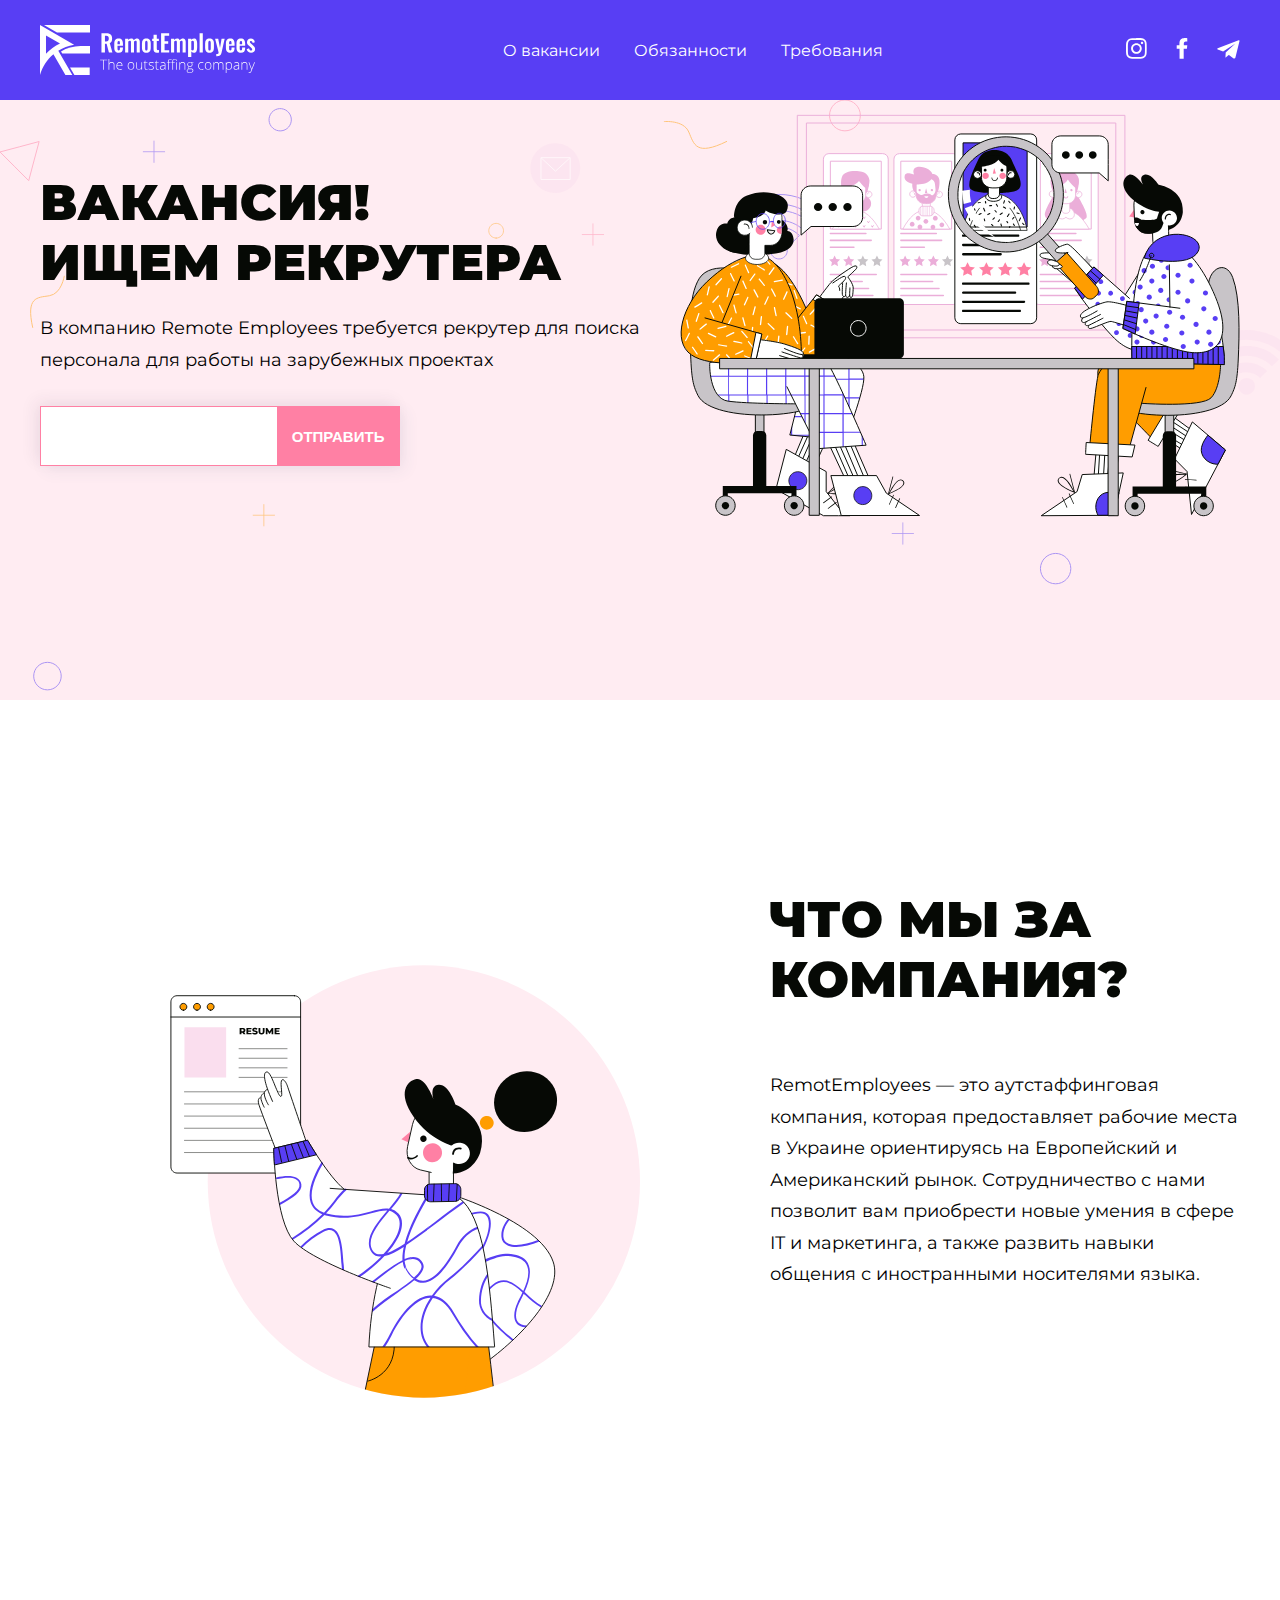
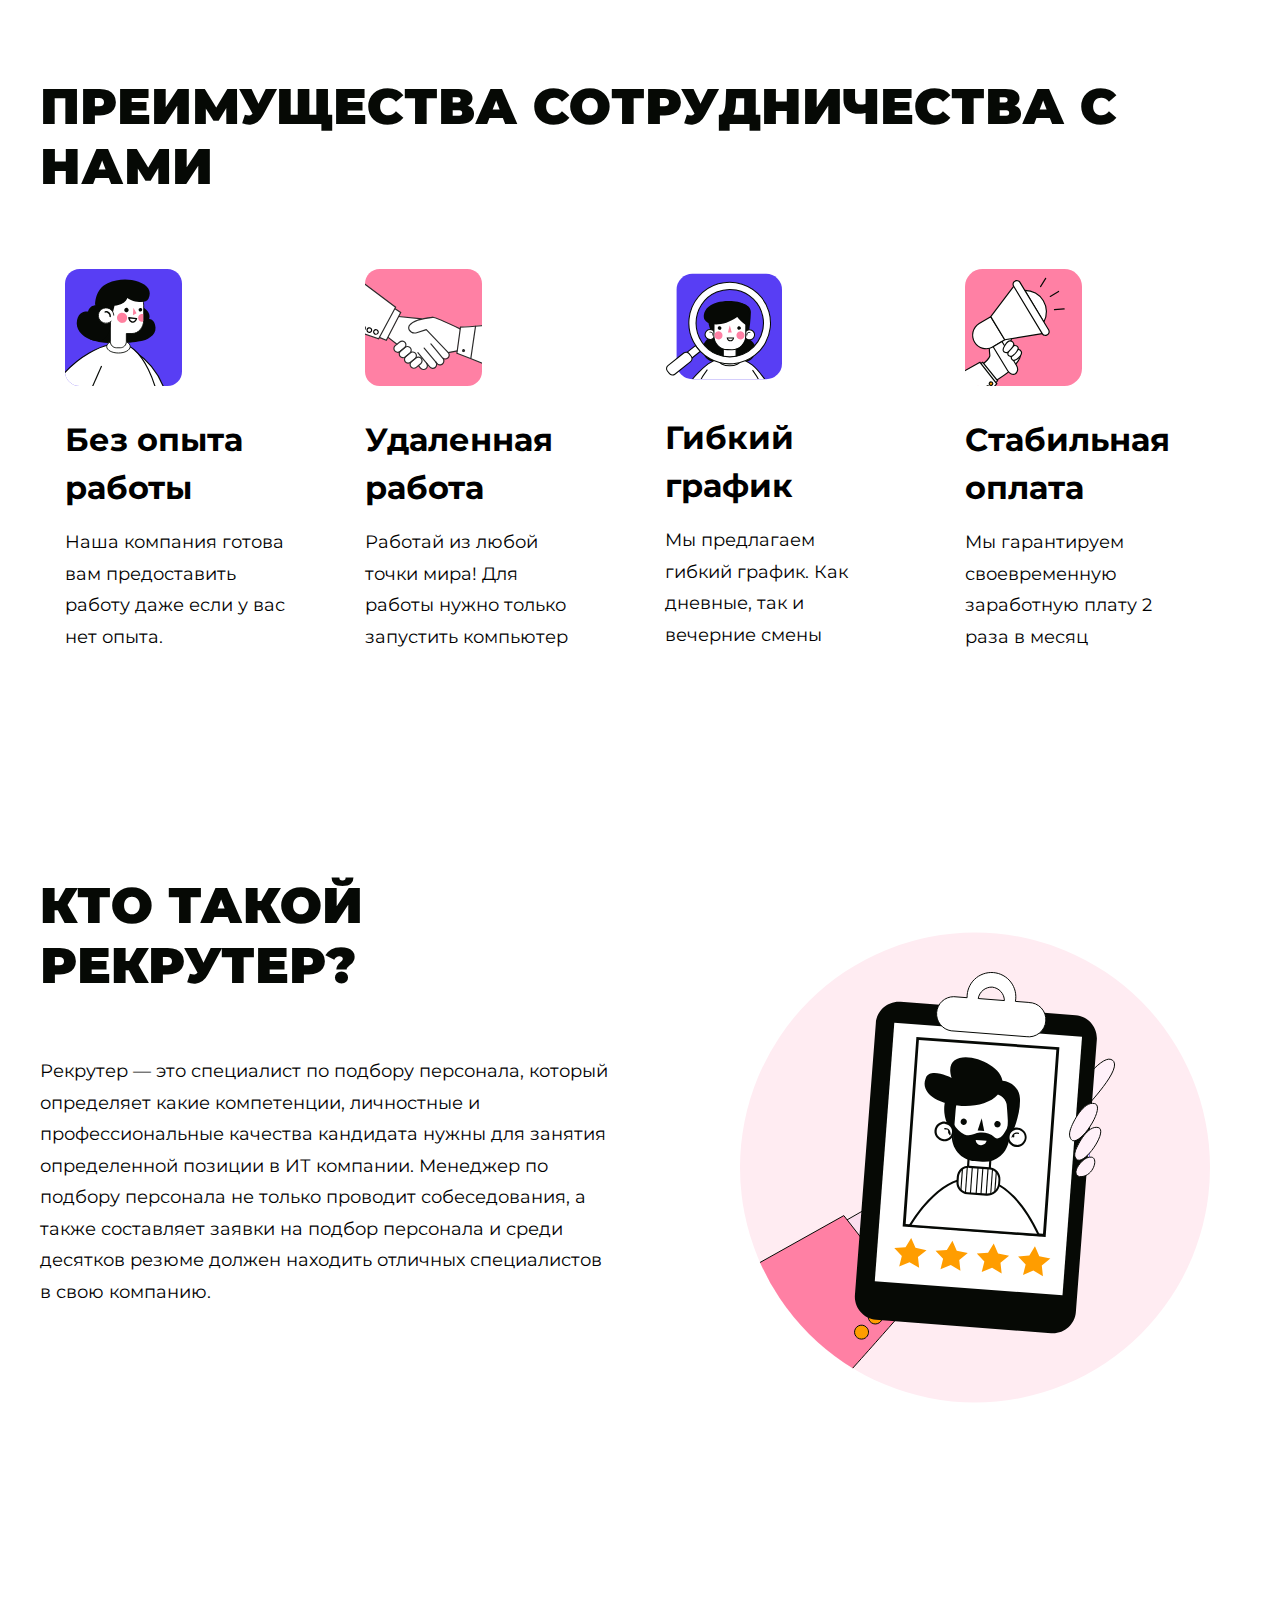
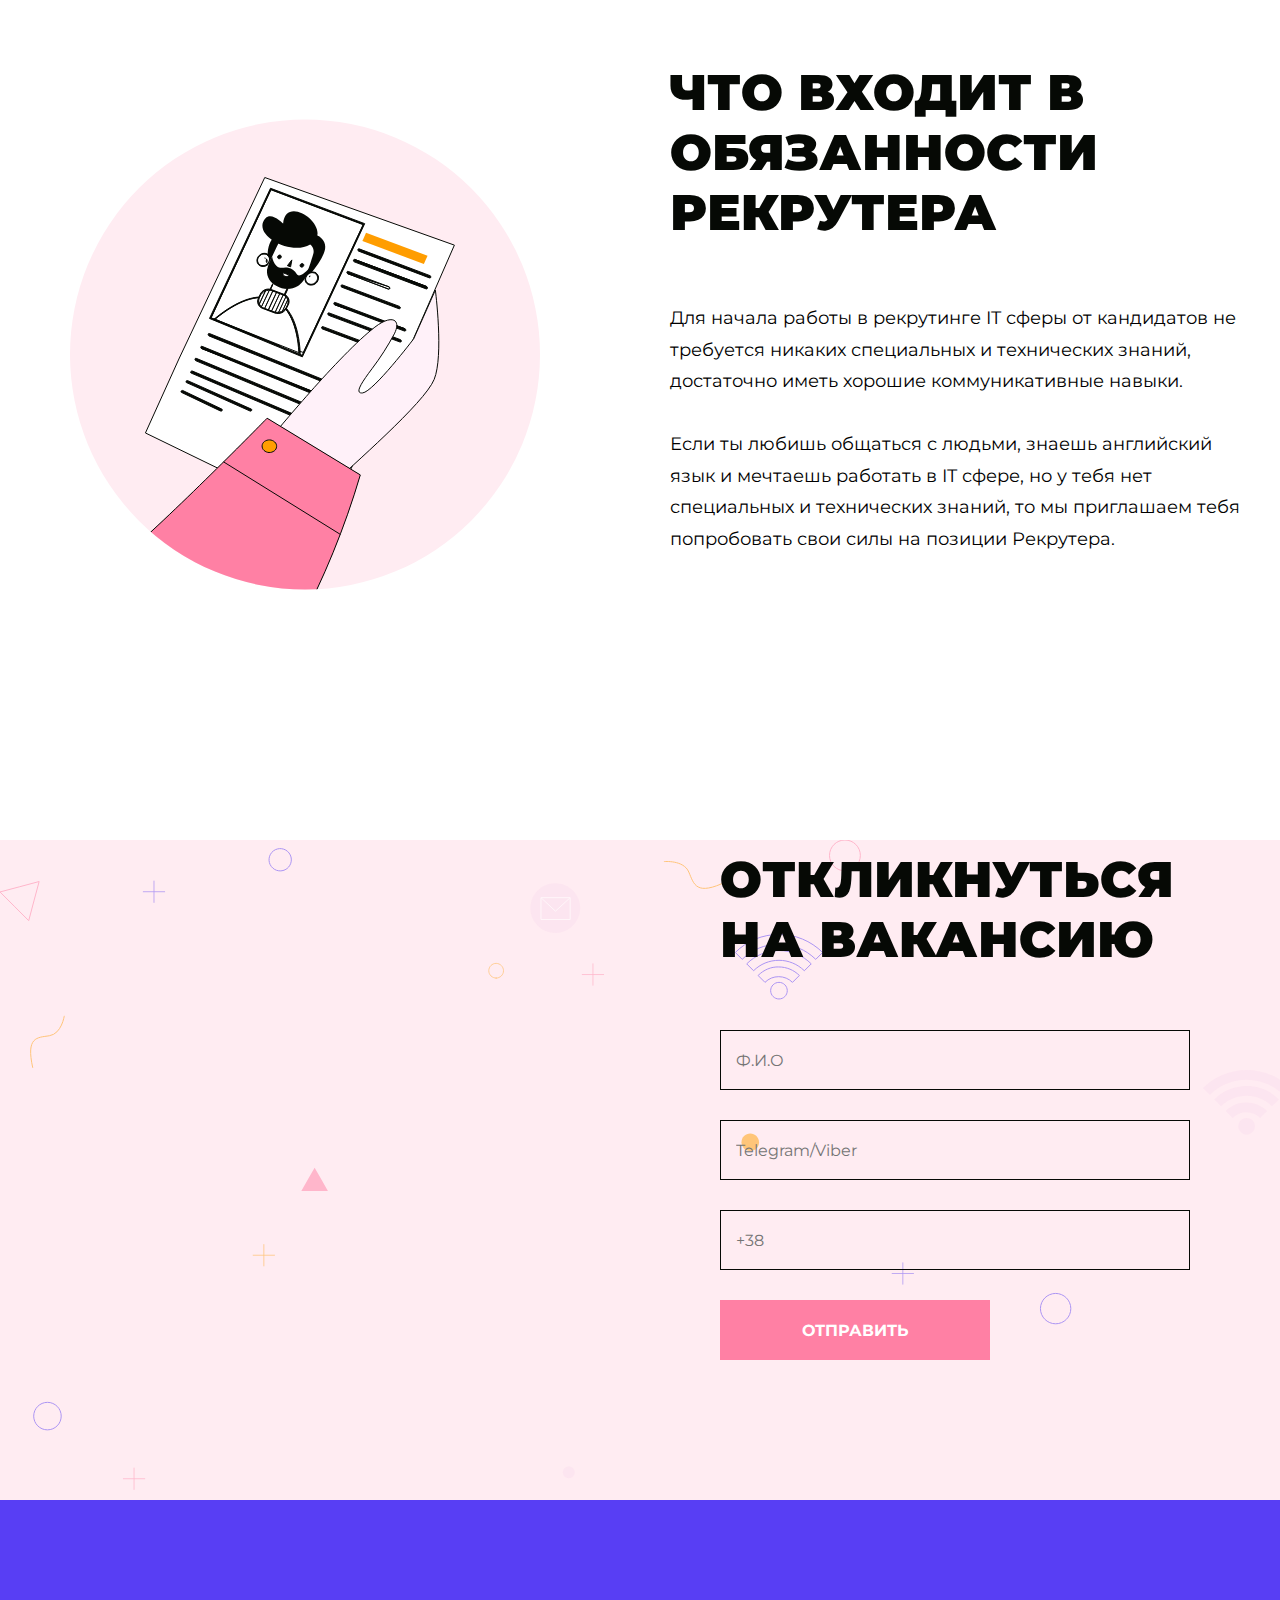
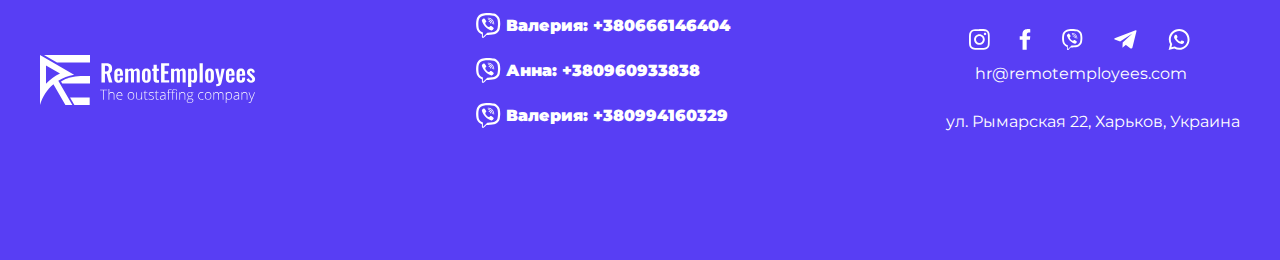
<file: index.html>
<!DOCTYPE html>
<html lang="ru">
<head>
    <meta charset="UTF-8">
    <meta http-equiv="X-UA-Compatible" content="IE=edge">
    <meta name="viewport" content="width=device-width, initial-scale=1.0">
    <title>Recruiter RemotEmployees</title>
    <link rel="stylesheet" href="style.css">
    <link rel="shortcut icon" href="/img/favicon.png" type="image/x-icon">
    <link rel="preconnect" href="https://fonts.gstatic.com">
    <link href="https://fonts.googleapis.com/css2?family=Montserrat:ital,wght@0,100;0,300;0,400;0,500;0,700;0,800;1,200;1,300;1,400;1,500;1,700&display=swap" rel="stylesheet">
</head>

<body>
    <script>
        let submitted = false;
    </script>
    <iframe
        name="hidden_iframe"
        id="hidden_iframe"
        style="display: none"
        onload="
              if (submitted) {
                window.location ='/thanks.html'}"></iframe>
    <header>
        <div class="container">
            <div class="navbar">
                <div class="logo">
                    <img src="/img/logo.svg" alt="" srcset="">
                </div>
                <div class="navbar-menu desktop">
                    
                        <a href="#advantages" onclick="smoothScroll()">О вакансии</a>
                        <a href="#who-is">Обязанности</a>
                        <a href="#req">Требования</a>
                   
                </div>
                <div class="navbar-menu mobile" id="navbarMenu">
                    
                        <a href="#advantages" onclick="mobileMenu()">О вакансии</a>
                        <a href="#who-is" onclick="mobileMenu()">Обязанности</a>
                        <a href="#req" onclick="mobileMenu()">Требования</a>
                   
                </div>
                <div class="navbar-social desktop">

                        <a href="https://www.instagram.com/remotemployees/" class="insta" target="_blank" rel="noopener noreferrer">
                            <svg width="21" height="21" viewBox="0 0 21 21" fill="none" xmlns="http://www.w3.org/2000/svg">
                                <path fill-rule="evenodd" clip-rule="evenodd" d="M10.1538 0.135383C7.58148 0.135383 7.17533 0.135384 6.09226 0.203075C5.00919 0.270767 4.19689 0.406151 3.58766 0.676919C2.91075 0.947686 2.30152 1.28614 1.75999 1.89537C1.15076 2.5046 0.812302 3.04613 0.541534 3.72305C0.270767 4.39997 0.135383 5.14458 0.0676914 6.22764C-3.88344e-07 7.31071 0 7.71686 0 10.4922C0 13.3353 -3.88344e-07 13.6737 0.0676914 14.7568C0.135383 15.8399 0.270767 16.6522 0.541534 17.2614C0.812302 17.9383 1.15076 18.5476 1.75999 19.0891C2.36921 19.6983 2.91075 20.0368 3.58766 20.3075C4.26458 20.5783 5.00919 20.7137 6.09226 20.7814C7.17533 20.8491 7.58148 20.8491 10.3568 20.8491C13.1999 20.8491 13.5384 20.8491 14.6214 20.7814C15.7045 20.7137 16.5168 20.5783 17.126 20.3075C17.8029 20.0368 18.4122 19.6983 18.9537 19.0891C19.5629 18.4799 19.9014 17.9383 20.1722 17.2614C20.4429 16.5845 20.5783 15.8399 20.646 14.7568C20.7137 13.6737 20.7137 13.3353 20.7137 10.6953V10.1538C20.7137 7.58148 20.7137 7.17533 20.646 6.09226C20.5783 5.00919 20.4429 4.19689 20.1722 3.58766C19.9014 2.91075 19.5629 2.30152 18.9537 1.75999C18.3445 1.15076 17.8029 0.812302 17.126 0.541534C16.4491 0.270767 15.7045 0.135384 14.6214 0.067692C13.5384 2.57215e-07 13.1999 0 10.5599 0H10.1538V0.135383ZM17.2614 4.9415C17.2614 5.61842 16.7199 6.15995 16.043 6.15995C15.366 6.15995 14.8245 5.61842 14.8245 4.9415C14.8245 4.26458 15.366 3.72305 16.043 3.72305C16.6522 3.72305 17.2614 4.26458 17.2614 4.9415ZM10.4245 13.9445C8.52917 13.9445 6.97225 12.3876 6.97225 10.4922C6.97225 8.59686 8.52917 7.03995 10.4245 7.03995C12.3199 7.03995 13.8768 8.59686 13.8768 10.4922C13.8768 12.3876 12.3199 13.9445 10.4245 13.9445ZM10.4245 5.14458C13.403 5.14458 15.7722 7.51379 15.7722 10.4922C15.7722 13.4707 13.403 15.8399 10.4245 15.8399C7.4461 15.8399 5.07688 13.4707 5.07688 10.4922C5.07688 7.51379 7.51379 5.14458 10.4245 5.14458ZM10.4245 1.96306C13.1999 1.96306 13.5384 1.96306 14.6214 2.03075C15.6368 2.09845 16.1783 2.23383 16.5845 2.36921C17.0583 2.57229 17.3968 2.77536 17.8029 3.11382C18.1414 3.45228 18.4122 3.79074 18.5476 4.33227C18.6829 4.67073 18.886 5.27996 18.886 6.29534C18.9537 7.3784 18.9537 7.71686 18.9537 10.4922C18.9537 13.2676 18.9537 13.606 18.886 14.6891C18.8183 15.7045 18.6829 16.246 18.5476 16.6522C18.3445 17.126 18.1414 17.4645 17.8029 17.8706C17.4645 18.2091 17.126 18.4799 16.5845 18.6152C16.246 18.7506 15.6368 18.9537 14.6214 18.9537C13.5384 19.0214 13.1999 19.0214 10.4245 19.0214C7.64917 19.0214 7.31071 19.0214 6.22764 18.9537C5.21227 18.886 4.67073 18.7506 4.26458 18.6152C3.79074 18.4122 3.45228 18.2091 3.04613 17.8706C2.70767 17.5322 2.4369 17.1937 2.30152 16.6522C2.16614 16.3137 1.96306 15.7045 1.96306 14.6891C1.89537 13.606 1.89537 13.2676 1.89537 10.4922C1.89537 7.71686 1.89537 7.3784 1.96306 6.29534C2.03075 5.27996 2.16614 4.73843 2.30152 4.33227C2.5046 3.85843 2.70767 3.51997 3.04613 3.11382C3.38459 2.77536 3.72305 2.5046 4.26458 2.36921C4.60304 2.23383 5.21227 2.03075 6.22764 2.03075C7.31071 1.96306 7.64917 1.96306 10.4245 1.96306Z"/>
                            </svg>
                        </a>
                        <a href="https://fb.com/remotemployees" class="facebook" target="_blank" rel="noopener noreferrer">
                            <svg width="12" height="21" viewBox="0 0 12 21" fill="none" xmlns="http://www.w3.org/2000/svg">
                                <path fill-rule="evenodd" clip-rule="evenodd" d="M10.9348 7.18479H7.82111V5.15409C8.02418 3.19109 11.2733 3.59723 11.2733 3.59723V3.46185V0.280434C11.1379 0.280434 4.91045 -1.20874 3.62435 3.52954C3.42128 4.13875 3.42128 6.84634 3.42128 7.18479H0.713688V10.84H3.55666V20.7904H7.68573V10.84H10.9348L11.2733 7.18479H10.9348Z"/>
                            </svg>
                        </a>
                        <a href="https://t.me/remotemployees" class="telegram" target="_blank" rel="noopener noreferrer">
                            <svg width="23" height="19" viewBox="0 0 23 19" fill="none" xmlns="http://www.w3.org/2000/svg">
                                <path d="M8.69167 12.5281L8.44489 17.6284L14.0387 12.8845L8.69167 12.5281Z" />
                                <path d="M21.6069 0.353219L0.712252 8.30526C0.108993 8.52463 0.136414 9.37468 0.739673 9.56662L6.11416 11.3764L18.3987 3.45177L8.69172 12.5281L16.2599 18.259C17.0551 18.8623 18.1793 18.451 18.4261 17.4912L22.5118 1.121C22.6489 0.600007 22.1279 0.161273 21.6069 0.353219Z"/>
                            </svg>
                        </a>
                    
                </div>
                <div class="mobile-burger" id="burger" onclick="mobileMenu()">
                    <span class="top"></span>
                    <span class="middle"></span>
                    <span class="bottom"></span>
                </div>

            </div>
        </div>
    </header>

    <section class="hero">
        <div class="wrap">
            <div class="container">
                <h1 class="mobile">вакансия! <br>
                    Ищем рекрутера</h1>
                <div class="flex">
                <div class="hero-text">
                    <h1 class="desktop">вакансия! <br>
                        Ищем рекрутера</h1>
                    <p>В компанию Remote Employees требуется рекрутер для поиска персонала для работы
                        на зарубежных проектах</p>
                    <form action="https://docs.google.com/forms/u/1/d/e/1FAIpQLSeqrv1N0Iz1X5HprwTKcv-hmuBFWPy8XQ4gOoTQoBNcDZn-aw/formResponse"
                        method="POST" 
                        role="form"
                        target="hidden_iframe"
                        onsubmit="submitted=true">
                        <input type="text" name="entry.84773266" id="heroInput" onclick="heroNumber()">
                        <button type="submit">
                            Отправить
                        </button>
                    </form>
                </div>
                <div class="hero-pic">
                    <img src="/img/hero-pic.svg" alt="">
                </div>
            </div>    
            </div>
    </div>
    </section>
    <div class="whitespace"></div>
    <section class="about-us">
        <div class="wrap">
            <div class="container">
                <h1 class="mobile">Что мы за компания?
                </h1>
                <div class="flex">
                    <div class="about-us-text">
                        <h1 class="desktop">Что мы за компания?
                        </h1>
                        <p>RemotEmployees — это аутстаффинговая компания, которая предоставляет рабочие места в Украине ориентируясь на Европейский
                            и Американский рынок. Сотрудничество с нами позволит вам приобрести новые умения в сфере IT и маркетинга, а также развить навыки общения с иностранными носителями языка.
                        </p>
                    </div>
                    <div class="pic">
                        <img src="/img/about.svg" alt="" loading="lazy">
                    </div>
                </div>
            </div>
        </div>
    </section>
    <div class="whitespace" id="advantages"></div>
    <section class="advantages">
        <div class="wrap">
            <div class="container">
                <h1>Преимущества сотрудничества с нами</h1>
                <div class="flex">
                    <div class="card">
                        <img src="/img/1_adv.svg" alt="" loading="lazy">
                        <h2>Без опыта
                            работы</h2>
                        <p>Наша компания готова вам предоставить работу даже если у вас нет опыта.</p>
                    </div>
                    <div class="card">
                        <img src="/img/2_adv.svg" alt="" loading="lazy">
                        <h2>Удаленная
                            работа</h2>
                        <p>Работай из любой точки мира! Для работы нужно только запустить компьютер</p>
                    </div>
                    <div class="card">
                        <img src="/img/3_adv.svg" alt="" loading="lazy">
                        <h2>Гибкий график</h2>
                        <p>Мы предлагаем гибкий график. Как  дневные, так и вечерние смены</p>
                    </div>
                    <div class="card">
                        <img src="/img/4_adv.svg" alt="" loading="lazy">
                        <h2>Стабильная оплата</h2>
                        <p>Мы гарантируем своевременную заработную плату
                            2 раза в месяц</p>
                    </div>
                    
            </div>
        </div>
    </section>
    <div class="whitespace" id="who-is"></div>
    <section class="who-is">
        <div class="wrap">
            <div class="container">
                <h1 class="mobile">Кто такой рекрутер?</h1>
                <div class="flex">
                    <div class="who-is-text">
                        <h1 class="desktop">Кто такой рекрутер?</h1>
                        <p>Рекрутер — это специалист по подбору персонала, который определяет какие компетенции, личностные
                            и профессиональные качества кандидата нужны для занятия определенной позиции в ИТ компании. Менеджер по подбору персонала
                            не только проводит собеседования,
                            а также составляет заявки на подбор персонала и среди десятков резюме должен находить отличных специалистов в свою компанию.
                            </p>
                    </div>
                    <div class="pic">
                        <img src="/img/who-is.svg" alt="" loading="lazy">
                    </div>
                </div>
            </div>
        </div>
    </section>
    <div class="whitespace" id="req"></div>
    <section class="req">
        <div class="wrap">
            <div class="container">
                <h1 class="mobile">что входит в Обязанности рекрутера</h1>
                <div class="flex">
                    <div class="who-is-text">
                        <h1 class="desktop">что входит в Обязанности рекрутера</h1>
                        <p>Для начала работы в рекрутинге IT сферы
                            от кандидатов не требуется никаких специальных и технических знаний, достаточно иметь хорошие коммуникативные навыки.
                        <br>
                        <br>
                        Если ты любишь общаться с людьми, знаешь английский язык и мечтаешь работать в IT сфере, но у тебя нет специальных  и технических знаний, то мы приглашаем тебя попробовать свои силы на позиции Рекрутера.
                    </p>
                    </div>
                    <div class="pic">
                        <img src="/img/req.svg" alt="" loading="lazy">
                    </div>
                </div>
            </div>
        </div>
    </section>
    <div class="whitespace"></div>
    <section class="contact-form">
        <div class="wrap">
            <div class="container">
                <h1 class="mobile"><span>Откликнуться </span> на вакансию</h1>
                <div class="flex">
                    <img src="/img/contact-form.svg" alt="" loading="lazy">
                    <div class="full-form">
                        <h1 class="desktop"><span>Откликнуться </span> на вакансию</h1>
                        <form action="https://docs.google.com/forms/u/1/d/e/1FAIpQLSeqrv1N0Iz1X5HprwTKcv-hmuBFWPy8XQ4gOoTQoBNcDZn-aw/formResponse"
                                method="POST" 
                                role="form"
                                target="hidden_iframe"
                                onsubmit="submitted=true">
                            <input type="text" placeholder="Ф.И.О" name="entry.538969021" required>
                            <input type="text" placeholder="Telegram/Viber" name="entry.1501285026" required>
                            <input type="tel" placeholder="+38" name="entry.84773266" required>
                            <input type="submit" value="Отправить">
                        </form>
                    </div>
                </div>
        
            </div>
        </div> 
    </section>

    <footer>
        <div class="container">
            <div class="footer">
                <div class="logo">
                    <img src="/img/logo.svg" alt="" srcset="" loading="lazy">
                </div>
                <div class="footer-hr" >
                    <a href="viber://chat/?number=380666146404" target="_blank" rel="noopener noreferrer"><img src="/img/viber.svg" alt=""><span>Валерия: 
                        +380666146404</span></a>        
                    <a href="viber://chat/?number=380960933838" target="_blank" rel="noopener noreferrer"><img src="/img/viber.svg" alt=""><span>Анна: 
                        +380960933838</span></a>        
                    <a href="viber://chat/?number=380994160329" target="_blank" rel="noopener noreferrer"><img src="/img/viber.svg" alt=""><span>Валерия: +380994160329</span></a>        
                </div>
                <div class="footer-social">
                    <a href="https://www.instagram.com/remotemployees/" class="insta" class="footer-social" target="_blank" rel="noopener noreferrer">
                        <svg width="21" height="21" viewBox="0 0 21 21" fill="none" xmlns="http://www.w3.org/2000/svg">
                            <path fill-rule="evenodd" clip-rule="evenodd" d="M10.1538 0.135383C7.58148 0.135383 7.17533 0.135384 6.09226 0.203075C5.00919 0.270767 4.19689 0.406151 3.58766 0.676919C2.91075 0.947686 2.30152 1.28614 1.75999 1.89537C1.15076 2.5046 0.812302 3.04613 0.541534 3.72305C0.270767 4.39997 0.135383 5.14458 0.0676914 6.22764C-3.88344e-07 7.31071 0 7.71686 0 10.4922C0 13.3353 -3.88344e-07 13.6737 0.0676914 14.7568C0.135383 15.8399 0.270767 16.6522 0.541534 17.2614C0.812302 17.9383 1.15076 18.5476 1.75999 19.0891C2.36921 19.6983 2.91075 20.0368 3.58766 20.3075C4.26458 20.5783 5.00919 20.7137 6.09226 20.7814C7.17533 20.8491 7.58148 20.8491 10.3568 20.8491C13.1999 20.8491 13.5384 20.8491 14.6214 20.7814C15.7045 20.7137 16.5168 20.5783 17.126 20.3075C17.8029 20.0368 18.4122 19.6983 18.9537 19.0891C19.5629 18.4799 19.9014 17.9383 20.1722 17.2614C20.4429 16.5845 20.5783 15.8399 20.646 14.7568C20.7137 13.6737 20.7137 13.3353 20.7137 10.6953V10.1538C20.7137 7.58148 20.7137 7.17533 20.646 6.09226C20.5783 5.00919 20.4429 4.19689 20.1722 3.58766C19.9014 2.91075 19.5629 2.30152 18.9537 1.75999C18.3445 1.15076 17.8029 0.812302 17.126 0.541534C16.4491 0.270767 15.7045 0.135384 14.6214 0.067692C13.5384 2.57215e-07 13.1999 0 10.5599 0H10.1538V0.135383ZM17.2614 4.9415C17.2614 5.61842 16.7199 6.15995 16.043 6.15995C15.366 6.15995 14.8245 5.61842 14.8245 4.9415C14.8245 4.26458 15.366 3.72305 16.043 3.72305C16.6522 3.72305 17.2614 4.26458 17.2614 4.9415ZM10.4245 13.9445C8.52917 13.9445 6.97225 12.3876 6.97225 10.4922C6.97225 8.59686 8.52917 7.03995 10.4245 7.03995C12.3199 7.03995 13.8768 8.59686 13.8768 10.4922C13.8768 12.3876 12.3199 13.9445 10.4245 13.9445ZM10.4245 5.14458C13.403 5.14458 15.7722 7.51379 15.7722 10.4922C15.7722 13.4707 13.403 15.8399 10.4245 15.8399C7.4461 15.8399 5.07688 13.4707 5.07688 10.4922C5.07688 7.51379 7.51379 5.14458 10.4245 5.14458ZM10.4245 1.96306C13.1999 1.96306 13.5384 1.96306 14.6214 2.03075C15.6368 2.09845 16.1783 2.23383 16.5845 2.36921C17.0583 2.57229 17.3968 2.77536 17.8029 3.11382C18.1414 3.45228 18.4122 3.79074 18.5476 4.33227C18.6829 4.67073 18.886 5.27996 18.886 6.29534C18.9537 7.3784 18.9537 7.71686 18.9537 10.4922C18.9537 13.2676 18.9537 13.606 18.886 14.6891C18.8183 15.7045 18.6829 16.246 18.5476 16.6522C18.3445 17.126 18.1414 17.4645 17.8029 17.8706C17.4645 18.2091 17.126 18.4799 16.5845 18.6152C16.246 18.7506 15.6368 18.9537 14.6214 18.9537C13.5384 19.0214 13.1999 19.0214 10.4245 19.0214C7.64917 19.0214 7.31071 19.0214 6.22764 18.9537C5.21227 18.886 4.67073 18.7506 4.26458 18.6152C3.79074 18.4122 3.45228 18.2091 3.04613 17.8706C2.70767 17.5322 2.4369 17.1937 2.30152 16.6522C2.16614 16.3137 1.96306 15.7045 1.96306 14.6891C1.89537 13.606 1.89537 13.2676 1.89537 10.4922C1.89537 7.71686 1.89537 7.3784 1.96306 6.29534C2.03075 5.27996 2.16614 4.73843 2.30152 4.33227C2.5046 3.85843 2.70767 3.51997 3.04613 3.11382C3.38459 2.77536 3.72305 2.5046 4.26458 2.36921C4.60304 2.23383 5.21227 2.03075 6.22764 2.03075C7.31071 1.96306 7.64917 1.96306 10.4245 1.96306Z"/>
                        </svg>
                    </a>
                    <a href="https://fb.com/remotemployees" class="facebook" target="_blank" rel="noopener noreferrer">
                        <svg width="12" height="21" viewBox="0 0 12 21" fill="none" xmlns="http://www.w3.org/2000/svg">
                            <path fill-rule="evenodd" clip-rule="evenodd" d="M10.9348 7.18479H7.82111V5.15409C8.02418 3.19109 11.2733 3.59723 11.2733 3.59723V3.46185V0.280434C11.1379 0.280434 4.91045 -1.20874 3.62435 3.52954C3.42128 4.13875 3.42128 6.84634 3.42128 7.18479H0.713688V10.84H3.55666V20.7904H7.68573V10.84H10.9348L11.2733 7.18479H10.9348Z"/>
                        </svg>
                    </a>
                        <a href="viber://chat/?number=380666146404" class="viber" target="_blank" rel="noopener noreferrer">
                            <svg width="25" height="21" viewBox="0 0 25 25" fill="none" xmlns="http://www.w3.org/2000/svg">
                                <path d="M5.93325 22.578C5.93325 22.1599 6.07262 21.707 5.89841 21.3934C5.7242 21.1146 5.2364 21.0101 4.88798 20.8359C3.04132 19.8603 1.61277 18.4666 0.881073 16.5154C0.56749 15.7489 0.462961 14.8778 0.323591 14.0416C0.18422 13.2054 0.149378 12.3691 0.114535 11.5329C0.0448497 9.7211 0.253906 7.90928 0.637174 6.1323C0.84623 5.12187 1.36887 4.2508 1.99604 3.48426C2.97163 2.26477 4.15628 1.25434 5.65451 0.766538C6.52558 0.487797 7.43149 0.348427 8.3374 0.243899C9.55689 0.104528 10.8112 0 12.0307 0C13.2502 0 14.4697 0.104528 15.6892 0.209056C16.4906 0.278741 17.292 0.418112 18.0933 0.592325C19.487 0.905909 20.6368 1.70729 21.6473 2.68288C22.6229 3.62363 23.4243 4.7386 23.703 6.09746C24.1211 8.08349 24.365 10.0695 24.1908 12.0904C24.0863 13.3099 23.9469 14.4945 23.7378 15.714C23.4939 17.1077 22.7274 18.1879 21.7518 19.1635C20.7414 20.2087 19.5916 21.045 18.1282 21.3585C17.0132 21.6024 15.8634 21.707 14.7484 21.8463C14.1561 21.916 13.5289 21.9509 12.9018 21.9509C12.2049 21.9509 11.4732 21.916 10.7764 21.916C10.6022 21.916 10.3583 22.0205 10.2189 22.1599C9.41752 22.9613 8.68582 23.7627 7.91929 24.5641C7.3618 25.1215 6.59527 25.1564 6.17715 24.5989C6.00294 24.355 5.93325 24.0066 5.89841 23.7278C5.89841 23.3097 5.93325 22.9613 5.93325 22.578ZM6.90885 21.4979C6.90885 21.8463 6.90885 22.1948 6.90885 22.5432C6.90885 22.8916 6.90885 23.24 6.90885 23.5885C6.90885 23.693 6.97853 23.8324 7.04822 23.8672C7.1179 23.902 7.25728 23.7975 7.32696 23.7278C7.39665 23.693 7.43149 23.6233 7.50117 23.5536C8.68582 22.3341 9.83563 21.1495 11.0203 19.9648C11.1596 19.8255 11.3687 19.7209 11.5778 19.7209C13.2502 19.7209 14.9227 19.5816 16.5951 19.3725C17.5707 19.2331 18.4766 18.9892 19.278 18.3621C20.3233 17.5258 21.2989 16.6199 21.5428 15.2611C21.7867 13.9719 21.926 12.6479 21.9957 11.3239C22.0306 10.2437 21.8912 9.12877 21.7867 8.04865C21.6821 6.89884 21.4034 5.78388 20.5672 4.84313C19.7309 3.90238 18.7902 3.03131 17.501 2.78741C16.2467 2.54351 14.9923 2.40414 13.7032 2.33446C11.6126 2.22993 9.4872 2.29961 7.43149 2.68288C5.20156 3.06615 3.66848 4.35533 2.90195 6.44589C2.55352 7.38664 2.48383 8.43192 2.41415 9.44235C2.34446 10.7315 2.37931 12.0556 2.48383 13.3447C2.51868 14.1113 2.6232 14.9126 2.90195 15.6443C3.52911 17.3516 4.78345 18.4666 6.45589 19.1286C6.76948 19.268 6.90885 19.4073 6.90885 19.7558C6.87401 20.2784 6.90885 20.9056 6.90885 21.4979Z" />
                                <path d="M13.1456 14.0763C13.285 14.0066 13.4592 13.9369 13.5986 13.8324C13.7728 13.693 13.8773 13.484 14.0515 13.3446C14.4 12.9962 14.8181 12.8568 15.2362 13.1007C16.0027 13.6233 16.7693 14.146 17.501 14.7383C17.7797 14.9474 17.8842 15.2609 17.71 15.6094C17.3267 16.4804 16.7693 17.1773 15.7937 17.456C15.6543 17.4909 15.5149 17.4909 15.3756 17.456C12.1352 16.3062 9.41746 14.4944 7.60564 11.4979C6.97848 10.4875 6.52552 9.37254 6.00288 8.29242C5.72414 7.76978 5.82867 7.28198 6.14225 6.79419C6.52552 6.2367 7.01332 5.81859 7.60564 5.53985C7.95407 5.36564 8.33734 5.40048 8.58124 5.71406C9.13872 6.41092 9.66136 7.14261 10.1492 7.90915C10.4976 8.46663 10.3234 8.91959 9.83557 9.3377C9.73105 9.40738 9.66136 9.47707 9.55683 9.54675C9.24325 9.79065 9.17356 10.1042 9.31293 10.4527C9.90526 12.0903 10.9854 13.3098 12.6578 13.9369C12.7972 14.0066 12.9366 14.0066 13.1456 14.0763Z"/>
                                <path d="M18.1633 10.8709C18.1633 10.9754 18.233 11.1148 18.1981 11.2193C18.1285 11.3587 18.0239 11.5677 17.8846 11.6026C17.78 11.6374 17.5361 11.4284 17.5013 11.3239C17.3968 10.9754 17.3968 10.627 17.3619 10.2786C17.2226 8.22286 15.6546 6.27167 13.6686 5.78387C13.2505 5.67935 12.7975 5.6445 12.3446 5.57482C12.2401 5.57482 12.1704 5.53998 12.0658 5.53998C11.8219 5.50513 11.6477 5.43545 11.6477 5.15671C11.6826 4.84312 11.9265 4.77344 12.1704 4.77344C14.8533 4.87797 17.1529 6.41104 17.9194 9.16361C18.0588 9.72109 18.1285 10.3134 18.1981 10.8709C18.1981 10.8361 18.1981 10.8709 18.1633 10.8709Z"/>
                                <path d="M16.6647 10.4873C16.6298 10.557 16.6647 10.6964 16.595 10.7661C16.4905 10.8706 16.3511 11.01 16.2117 11.01C16.1072 11.01 15.933 10.8358 15.933 10.7312C15.8285 10.348 15.8285 9.89501 15.7239 9.51174C15.3755 8.18772 14.2605 7.28182 12.8668 7.14244C12.7275 7.14244 12.6229 7.1076 12.4836 7.07276C12.2745 7.03792 12.1351 6.89855 12.17 6.68949C12.2048 6.44559 12.379 6.34106 12.5881 6.34106C14.6438 6.48043 16.3859 7.76961 16.6298 10.0344C16.6298 10.1389 16.6647 10.3131 16.6647 10.4873Z"/>
                                <path d="M13.0759 7.90918C14.2606 7.94402 15.1665 8.95446 15.0968 10.0694C15.0968 10.3133 14.9923 10.5224 14.7484 10.4875C14.609 10.4527 14.4696 10.2785 14.3303 10.1391C14.2954 10.1043 14.3303 10.0346 14.3303 9.99974C14.1561 9.09383 13.9122 8.84993 12.9714 8.67572C12.7275 8.64088 12.5533 8.5015 12.5533 8.25761C12.5881 8.01371 12.7624 7.90918 13.0063 7.90918C13.0759 7.90918 13.1108 7.90918 13.0759 7.90918Z" />
                            </svg>      
                        </a>
                        <a href="https://t.me/remotemployees" class="telegram" target="_blank" rel="noopener noreferrer">
                            <svg width="23" height="21" viewBox="0 0 23 19" fill="none" xmlns="http://www.w3.org/2000/svg">
                                <path d="M8.69167 12.5281L8.44489 17.6284L14.0387 12.8845L8.69167 12.5281Z" />
                                <path d="M21.6069 0.353219L0.712252 8.30526C0.108993 8.52463 0.136414 9.37468 0.739673 9.56662L6.11416 11.3764L18.3987 3.45177L8.69172 12.5281L16.2599 18.259C17.0551 18.8623 18.1793 18.451 18.4261 17.4912L22.5118 1.121C22.6489 0.600007 22.1279 0.161273 21.6069 0.353219Z"/>
                            </svg>
                        </a>
                        <a href="https://wa.me/380666146404" class="whatsapp" target="_blank" rel="noopener noreferrer">
                            <svg width="26" height="21" viewBox="0 0 26 25" fill="none" xmlns="http://www.w3.org/2000/svg">
                                <path d="M0.663757 25L2.42598 18.291C1.43913 16.4548 0.875224 14.4068 0.875224 12.3588C0.875224 5.50847 6.44384 0 13.2108 0C19.9777 0 25.5463 5.50847 25.5463 12.3588C25.5463 19.1384 20.0482 24.7175 13.2108 24.7175C11.1666 24.7175 9.19291 24.2232 7.3602 23.2345L0.663757 25ZM7.71264 20.6921L8.13558 20.9746C9.68633 21.8927 11.4486 22.387 13.2108 22.387C18.7089 22.387 23.2202 17.8672 23.2202 12.3588C23.2202 6.85028 18.7089 2.33051 13.2108 2.33051C7.71264 2.33051 3.20136 6.85028 3.20136 12.3588C3.20136 14.1949 3.69478 15.9605 4.68162 17.5141L4.96358 17.9379L3.97673 21.6808L7.71264 20.6921Z"/>
                                <path fill-rule="evenodd" clip-rule="evenodd" d="M17.7925 14.0536C17.299 13.7711 16.5941 13.418 16.0302 13.6299C15.5368 13.8418 15.2549 14.548 14.9729 14.9011C14.8319 15.1129 14.6205 15.1129 14.409 15.0423C12.7173 14.3361 11.378 13.2062 10.3911 11.6525C10.2501 11.4406 10.2501 11.2288 10.4616 11.0169C10.7436 10.6638 11.096 10.3107 11.1665 9.81633C11.237 9.3926 11.0255 8.82763 10.8141 8.4039C10.6026 7.90955 10.3206 7.13271 9.75672 6.85023C9.2633 6.56774 8.6289 6.70898 8.20597 7.06209C7.50108 7.62706 7.14864 8.61576 7.14864 9.53384C7.14864 9.81633 7.21912 10.0282 7.21912 10.3107C7.3601 10.9463 7.64206 11.5112 7.9945 12.0056C8.20597 12.4293 8.48792 12.7824 8.76988 13.2062C9.68623 14.4773 10.8141 15.5367 12.1533 16.3841C12.7877 16.8079 13.5631 17.161 14.268 17.3728C15.1139 17.6553 15.8188 17.9378 16.7351 17.7966C17.6515 17.5847 18.5678 17.0197 18.9908 16.1016C19.1317 15.8192 19.1317 15.5367 19.0613 15.2542C19.0613 14.6892 18.2859 14.3361 17.7925 14.0536Z"/>
                            </svg>
                        </a>
                        <div class="footer-mail">
                            <a href="mailto:hr@remotemployees.com<" target="_blank" rel="noopener noreferrer"
                            >hr@remotemployees.com</a>
                            <br>
                            <a href="https://goo.gl/maps/ds5XpzKFBqFK2Kwg9" target="_blank" rel="noopener noreferrer"
                            >ул. Рымарская 22, Харьков, Украина</a>
                        </div>
                </div>
                
            </div>
        </div>
    </footer>
   
</body>
<script src="script.js"></script>
</html>
</file>
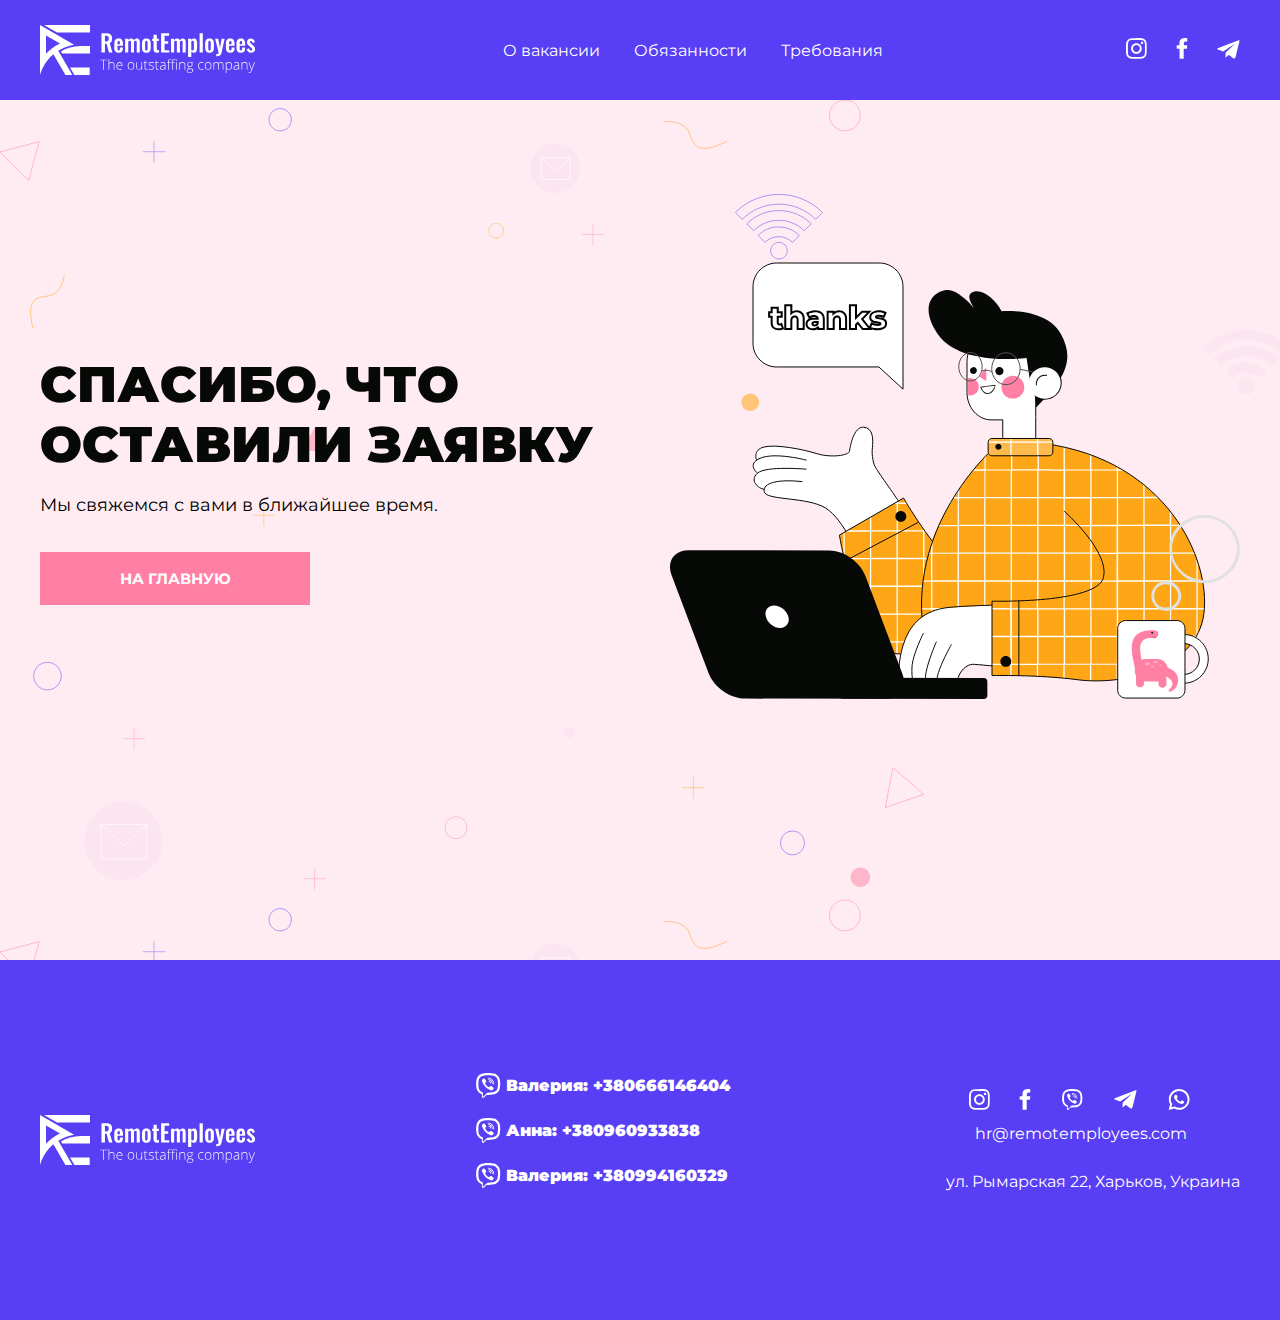
<file: thanks.html>
<html lang="ru">
<head>
    <meta charset="UTF-8">
    <meta http-equiv="X-UA-Compatible" content="IE=edge">
    <meta name="viewport" content="width=device-width, initial-scale=1.0">
    <link rel="shortcut icon" href="/img/favicon.png" type="image/x-icon">
    <title>Thank you</title>
    <link rel="stylesheet" href="style.css">
    <link rel="preconnect" href="https://fonts.gstatic.com">
    <link href="https://fonts.googleapis.com/css2?family=Montserrat:ital,wght@0,100;0,300;0,400;0,500;0,700;0,800;1,200;1,300;1,400;1,500;1,700&display=swap" rel="stylesheet">

</head>
<body>
    <header>
        <div class="container">
            <div class="navbar">
                <div class="logo">
                    <img src="/img/logo.svg" alt="" srcset="">
                </div>
                <div class="navbar-menu desktop">
                        <a href="#advantages" onclick="smoothScroll()">О вакансии</a>
                        <a href="#who-is">Обязанности</a>
                        <a href="#req">Требования</a>
                </div>
                <div class="navbar-menu mobile" id="navbarMenu">
                    
                        <a href="#advantages" onclick="mobileMenu()">О вакансии</a>
                        <a href="#who-is" onclick="mobileMenu()">Обязанности</a>
                        <a href="#req" onclick="mobileMenu()">Требования</a>
                
                </div>
                <div class="navbar-social desktop">

                        <a href="https://www.instagram.com/remotemployees/" class="insta" target="_blank" rel="noopener noreferrer">
                            <svg width="21" height="21" viewBox="0 0 21 21" fill="none" xmlns="http://www.w3.org/2000/svg">
                                <path fill-rule="evenodd" clip-rule="evenodd" d="M10.1538 0.135383C7.58148 0.135383 7.17533 0.135384 6.09226 0.203075C5.00919 0.270767 4.19689 0.406151 3.58766 0.676919C2.91075 0.947686 2.30152 1.28614 1.75999 1.89537C1.15076 2.5046 0.812302 3.04613 0.541534 3.72305C0.270767 4.39997 0.135383 5.14458 0.0676914 6.22764C-3.88344e-07 7.31071 0 7.71686 0 10.4922C0 13.3353 -3.88344e-07 13.6737 0.0676914 14.7568C0.135383 15.8399 0.270767 16.6522 0.541534 17.2614C0.812302 17.9383 1.15076 18.5476 1.75999 19.0891C2.36921 19.6983 2.91075 20.0368 3.58766 20.3075C4.26458 20.5783 5.00919 20.7137 6.09226 20.7814C7.17533 20.8491 7.58148 20.8491 10.3568 20.8491C13.1999 20.8491 13.5384 20.8491 14.6214 20.7814C15.7045 20.7137 16.5168 20.5783 17.126 20.3075C17.8029 20.0368 18.4122 19.6983 18.9537 19.0891C19.5629 18.4799 19.9014 17.9383 20.1722 17.2614C20.4429 16.5845 20.5783 15.8399 20.646 14.7568C20.7137 13.6737 20.7137 13.3353 20.7137 10.6953V10.1538C20.7137 7.58148 20.7137 7.17533 20.646 6.09226C20.5783 5.00919 20.4429 4.19689 20.1722 3.58766C19.9014 2.91075 19.5629 2.30152 18.9537 1.75999C18.3445 1.15076 17.8029 0.812302 17.126 0.541534C16.4491 0.270767 15.7045 0.135384 14.6214 0.067692C13.5384 2.57215e-07 13.1999 0 10.5599 0H10.1538V0.135383ZM17.2614 4.9415C17.2614 5.61842 16.7199 6.15995 16.043 6.15995C15.366 6.15995 14.8245 5.61842 14.8245 4.9415C14.8245 4.26458 15.366 3.72305 16.043 3.72305C16.6522 3.72305 17.2614 4.26458 17.2614 4.9415ZM10.4245 13.9445C8.52917 13.9445 6.97225 12.3876 6.97225 10.4922C6.97225 8.59686 8.52917 7.03995 10.4245 7.03995C12.3199 7.03995 13.8768 8.59686 13.8768 10.4922C13.8768 12.3876 12.3199 13.9445 10.4245 13.9445ZM10.4245 5.14458C13.403 5.14458 15.7722 7.51379 15.7722 10.4922C15.7722 13.4707 13.403 15.8399 10.4245 15.8399C7.4461 15.8399 5.07688 13.4707 5.07688 10.4922C5.07688 7.51379 7.51379 5.14458 10.4245 5.14458ZM10.4245 1.96306C13.1999 1.96306 13.5384 1.96306 14.6214 2.03075C15.6368 2.09845 16.1783 2.23383 16.5845 2.36921C17.0583 2.57229 17.3968 2.77536 17.8029 3.11382C18.1414 3.45228 18.4122 3.79074 18.5476 4.33227C18.6829 4.67073 18.886 5.27996 18.886 6.29534C18.9537 7.3784 18.9537 7.71686 18.9537 10.4922C18.9537 13.2676 18.9537 13.606 18.886 14.6891C18.8183 15.7045 18.6829 16.246 18.5476 16.6522C18.3445 17.126 18.1414 17.4645 17.8029 17.8706C17.4645 18.2091 17.126 18.4799 16.5845 18.6152C16.246 18.7506 15.6368 18.9537 14.6214 18.9537C13.5384 19.0214 13.1999 19.0214 10.4245 19.0214C7.64917 19.0214 7.31071 19.0214 6.22764 18.9537C5.21227 18.886 4.67073 18.7506 4.26458 18.6152C3.79074 18.4122 3.45228 18.2091 3.04613 17.8706C2.70767 17.5322 2.4369 17.1937 2.30152 16.6522C2.16614 16.3137 1.96306 15.7045 1.96306 14.6891C1.89537 13.606 1.89537 13.2676 1.89537 10.4922C1.89537 7.71686 1.89537 7.3784 1.96306 6.29534C2.03075 5.27996 2.16614 4.73843 2.30152 4.33227C2.5046 3.85843 2.70767 3.51997 3.04613 3.11382C3.38459 2.77536 3.72305 2.5046 4.26458 2.36921C4.60304 2.23383 5.21227 2.03075 6.22764 2.03075C7.31071 1.96306 7.64917 1.96306 10.4245 1.96306Z"/>
                            </svg>
                        </a>
                        <a href="https://fb.com/remotemployees" class="facebook" target="_blank" rel="noopener noreferrer">
                            <svg width="12" height="21" viewBox="0 0 12 21" fill="none" xmlns="http://www.w3.org/2000/svg">
                                <path fill-rule="evenodd" clip-rule="evenodd" d="M10.9348 7.18479H7.82111V5.15409C8.02418 3.19109 11.2733 3.59723 11.2733 3.59723V3.46185V0.280434C11.1379 0.280434 4.91045 -1.20874 3.62435 3.52954C3.42128 4.13875 3.42128 6.84634 3.42128 7.18479H0.713688V10.84H3.55666V20.7904H7.68573V10.84H10.9348L11.2733 7.18479H10.9348Z"/>
                            </svg>
                        </a>
                        <a href="https://t.me/remotemployees" class="telegram" target="_blank" rel="noopener noreferrer">
                            <svg width="23" height="19" viewBox="0 0 23 19" fill="none" xmlns="http://www.w3.org/2000/svg">
                                <path d="M8.69167 12.5281L8.44489 17.6284L14.0387 12.8845L8.69167 12.5281Z" />
                                <path d="M21.6069 0.353219L0.712252 8.30526C0.108993 8.52463 0.136414 9.37468 0.739673 9.56662L6.11416 11.3764L18.3987 3.45177L8.69172 12.5281L16.2599 18.259C17.0551 18.8623 18.1793 18.451 18.4261 17.4912L22.5118 1.121C22.6489 0.600007 22.1279 0.161273 21.6069 0.353219Z"/>
                            </svg>
                        </a>
                    
                </div>
                <div class="mobile-burger" id="burger" onclick="mobileMenu()">
                    <span class="top"></span>
                    <span class="middle"></span>
                    <span class="bottom"></span>
                </div>

            </div>
        </div>
    </header>

    <section class="thank-you">
        <div class="wrap">
            <div class="container">
                <h1 class="mobile">Спасибо, что оставили заявку</h1>
                <div class="flex">
                    <div class="thank-text">
                        <h1 class="desktop">Спасибо, что оставили заявку</h1>
                        <p>Мы свяжемся с вами в ближайшее время.</p>
                        <a href="/" class="btn thank">На главную</a>
                    </div>
                    <div class="thank-img">

                        <img src="/img/thank.svg" alt="">
                    </div>
                </div>
            </div>
        </div>
    </section>
    <footer>
        <div class="container">
            <div class="footer">
                <div class="logo">
                    <img src="/img/logo.svg" alt="" srcset="" loading="lazy">
                </div>
                <div class="footer-hr" >
                    <a href="viber://chat/?number=380666146404" target="_blank" rel="noopener noreferrer"><img src="/img/viber.svg" alt=""><span>Валерия: 
                        +380666146404</span></a>        
                    <a href="viber://chat/?number=380960933838" target="_blank" rel="noopener noreferrer"><img src="/img/viber.svg" alt=""><span>Анна: 
                        +380960933838</span></a>        
                    <a href="viber://chat/?number=380994160329" target="_blank" rel="noopener noreferrer"><img src="/img/viber.svg" alt=""><span>Валерия: +380994160329</span></a>        
                </div>
                <div class="footer-social">
                    <a href="https://www.instagram.com/remotemployees/" class="insta" class="footer-social" target="_blank" rel="noopener noreferrer">
                        <svg width="21" height="21" viewBox="0 0 21 21" fill="none" xmlns="http://www.w3.org/2000/svg">
                            <path fill-rule="evenodd" clip-rule="evenodd" d="M10.1538 0.135383C7.58148 0.135383 7.17533 0.135384 6.09226 0.203075C5.00919 0.270767 4.19689 0.406151 3.58766 0.676919C2.91075 0.947686 2.30152 1.28614 1.75999 1.89537C1.15076 2.5046 0.812302 3.04613 0.541534 3.72305C0.270767 4.39997 0.135383 5.14458 0.0676914 6.22764C-3.88344e-07 7.31071 0 7.71686 0 10.4922C0 13.3353 -3.88344e-07 13.6737 0.0676914 14.7568C0.135383 15.8399 0.270767 16.6522 0.541534 17.2614C0.812302 17.9383 1.15076 18.5476 1.75999 19.0891C2.36921 19.6983 2.91075 20.0368 3.58766 20.3075C4.26458 20.5783 5.00919 20.7137 6.09226 20.7814C7.17533 20.8491 7.58148 20.8491 10.3568 20.8491C13.1999 20.8491 13.5384 20.8491 14.6214 20.7814C15.7045 20.7137 16.5168 20.5783 17.126 20.3075C17.8029 20.0368 18.4122 19.6983 18.9537 19.0891C19.5629 18.4799 19.9014 17.9383 20.1722 17.2614C20.4429 16.5845 20.5783 15.8399 20.646 14.7568C20.7137 13.6737 20.7137 13.3353 20.7137 10.6953V10.1538C20.7137 7.58148 20.7137 7.17533 20.646 6.09226C20.5783 5.00919 20.4429 4.19689 20.1722 3.58766C19.9014 2.91075 19.5629 2.30152 18.9537 1.75999C18.3445 1.15076 17.8029 0.812302 17.126 0.541534C16.4491 0.270767 15.7045 0.135384 14.6214 0.067692C13.5384 2.57215e-07 13.1999 0 10.5599 0H10.1538V0.135383ZM17.2614 4.9415C17.2614 5.61842 16.7199 6.15995 16.043 6.15995C15.366 6.15995 14.8245 5.61842 14.8245 4.9415C14.8245 4.26458 15.366 3.72305 16.043 3.72305C16.6522 3.72305 17.2614 4.26458 17.2614 4.9415ZM10.4245 13.9445C8.52917 13.9445 6.97225 12.3876 6.97225 10.4922C6.97225 8.59686 8.52917 7.03995 10.4245 7.03995C12.3199 7.03995 13.8768 8.59686 13.8768 10.4922C13.8768 12.3876 12.3199 13.9445 10.4245 13.9445ZM10.4245 5.14458C13.403 5.14458 15.7722 7.51379 15.7722 10.4922C15.7722 13.4707 13.403 15.8399 10.4245 15.8399C7.4461 15.8399 5.07688 13.4707 5.07688 10.4922C5.07688 7.51379 7.51379 5.14458 10.4245 5.14458ZM10.4245 1.96306C13.1999 1.96306 13.5384 1.96306 14.6214 2.03075C15.6368 2.09845 16.1783 2.23383 16.5845 2.36921C17.0583 2.57229 17.3968 2.77536 17.8029 3.11382C18.1414 3.45228 18.4122 3.79074 18.5476 4.33227C18.6829 4.67073 18.886 5.27996 18.886 6.29534C18.9537 7.3784 18.9537 7.71686 18.9537 10.4922C18.9537 13.2676 18.9537 13.606 18.886 14.6891C18.8183 15.7045 18.6829 16.246 18.5476 16.6522C18.3445 17.126 18.1414 17.4645 17.8029 17.8706C17.4645 18.2091 17.126 18.4799 16.5845 18.6152C16.246 18.7506 15.6368 18.9537 14.6214 18.9537C13.5384 19.0214 13.1999 19.0214 10.4245 19.0214C7.64917 19.0214 7.31071 19.0214 6.22764 18.9537C5.21227 18.886 4.67073 18.7506 4.26458 18.6152C3.79074 18.4122 3.45228 18.2091 3.04613 17.8706C2.70767 17.5322 2.4369 17.1937 2.30152 16.6522C2.16614 16.3137 1.96306 15.7045 1.96306 14.6891C1.89537 13.606 1.89537 13.2676 1.89537 10.4922C1.89537 7.71686 1.89537 7.3784 1.96306 6.29534C2.03075 5.27996 2.16614 4.73843 2.30152 4.33227C2.5046 3.85843 2.70767 3.51997 3.04613 3.11382C3.38459 2.77536 3.72305 2.5046 4.26458 2.36921C4.60304 2.23383 5.21227 2.03075 6.22764 2.03075C7.31071 1.96306 7.64917 1.96306 10.4245 1.96306Z"/>
                        </svg>
                    </a>
                    <a href="https://fb.com/remotemployees" class="facebook" target="_blank" rel="noopener noreferrer">
                        <svg width="12" height="21" viewBox="0 0 12 21" fill="none" xmlns="http://www.w3.org/2000/svg">
                            <path fill-rule="evenodd" clip-rule="evenodd" d="M10.9348 7.18479H7.82111V5.15409C8.02418 3.19109 11.2733 3.59723 11.2733 3.59723V3.46185V0.280434C11.1379 0.280434 4.91045 -1.20874 3.62435 3.52954C3.42128 4.13875 3.42128 6.84634 3.42128 7.18479H0.713688V10.84H3.55666V20.7904H7.68573V10.84H10.9348L11.2733 7.18479H10.9348Z"/>
                        </svg>
                    </a>
                        <a href="viber://chat/?number=380666146404" class="viber" target="_blank" rel="noopener noreferrer">
                            <svg width="25" height="21" viewBox="0 0 25 25" fill="none" xmlns="http://www.w3.org/2000/svg">
                                <path d="M5.93325 22.578C5.93325 22.1599 6.07262 21.707 5.89841 21.3934C5.7242 21.1146 5.2364 21.0101 4.88798 20.8359C3.04132 19.8603 1.61277 18.4666 0.881073 16.5154C0.56749 15.7489 0.462961 14.8778 0.323591 14.0416C0.18422 13.2054 0.149378 12.3691 0.114535 11.5329C0.0448497 9.7211 0.253906 7.90928 0.637174 6.1323C0.84623 5.12187 1.36887 4.2508 1.99604 3.48426C2.97163 2.26477 4.15628 1.25434 5.65451 0.766538C6.52558 0.487797 7.43149 0.348427 8.3374 0.243899C9.55689 0.104528 10.8112 0 12.0307 0C13.2502 0 14.4697 0.104528 15.6892 0.209056C16.4906 0.278741 17.292 0.418112 18.0933 0.592325C19.487 0.905909 20.6368 1.70729 21.6473 2.68288C22.6229 3.62363 23.4243 4.7386 23.703 6.09746C24.1211 8.08349 24.365 10.0695 24.1908 12.0904C24.0863 13.3099 23.9469 14.4945 23.7378 15.714C23.4939 17.1077 22.7274 18.1879 21.7518 19.1635C20.7414 20.2087 19.5916 21.045 18.1282 21.3585C17.0132 21.6024 15.8634 21.707 14.7484 21.8463C14.1561 21.916 13.5289 21.9509 12.9018 21.9509C12.2049 21.9509 11.4732 21.916 10.7764 21.916C10.6022 21.916 10.3583 22.0205 10.2189 22.1599C9.41752 22.9613 8.68582 23.7627 7.91929 24.5641C7.3618 25.1215 6.59527 25.1564 6.17715 24.5989C6.00294 24.355 5.93325 24.0066 5.89841 23.7278C5.89841 23.3097 5.93325 22.9613 5.93325 22.578ZM6.90885 21.4979C6.90885 21.8463 6.90885 22.1948 6.90885 22.5432C6.90885 22.8916 6.90885 23.24 6.90885 23.5885C6.90885 23.693 6.97853 23.8324 7.04822 23.8672C7.1179 23.902 7.25728 23.7975 7.32696 23.7278C7.39665 23.693 7.43149 23.6233 7.50117 23.5536C8.68582 22.3341 9.83563 21.1495 11.0203 19.9648C11.1596 19.8255 11.3687 19.7209 11.5778 19.7209C13.2502 19.7209 14.9227 19.5816 16.5951 19.3725C17.5707 19.2331 18.4766 18.9892 19.278 18.3621C20.3233 17.5258 21.2989 16.6199 21.5428 15.2611C21.7867 13.9719 21.926 12.6479 21.9957 11.3239C22.0306 10.2437 21.8912 9.12877 21.7867 8.04865C21.6821 6.89884 21.4034 5.78388 20.5672 4.84313C19.7309 3.90238 18.7902 3.03131 17.501 2.78741C16.2467 2.54351 14.9923 2.40414 13.7032 2.33446C11.6126 2.22993 9.4872 2.29961 7.43149 2.68288C5.20156 3.06615 3.66848 4.35533 2.90195 6.44589C2.55352 7.38664 2.48383 8.43192 2.41415 9.44235C2.34446 10.7315 2.37931 12.0556 2.48383 13.3447C2.51868 14.1113 2.6232 14.9126 2.90195 15.6443C3.52911 17.3516 4.78345 18.4666 6.45589 19.1286C6.76948 19.268 6.90885 19.4073 6.90885 19.7558C6.87401 20.2784 6.90885 20.9056 6.90885 21.4979Z" />
                                <path d="M13.1456 14.0763C13.285 14.0066 13.4592 13.9369 13.5986 13.8324C13.7728 13.693 13.8773 13.484 14.0515 13.3446C14.4 12.9962 14.8181 12.8568 15.2362 13.1007C16.0027 13.6233 16.7693 14.146 17.501 14.7383C17.7797 14.9474 17.8842 15.2609 17.71 15.6094C17.3267 16.4804 16.7693 17.1773 15.7937 17.456C15.6543 17.4909 15.5149 17.4909 15.3756 17.456C12.1352 16.3062 9.41746 14.4944 7.60564 11.4979C6.97848 10.4875 6.52552 9.37254 6.00288 8.29242C5.72414 7.76978 5.82867 7.28198 6.14225 6.79419C6.52552 6.2367 7.01332 5.81859 7.60564 5.53985C7.95407 5.36564 8.33734 5.40048 8.58124 5.71406C9.13872 6.41092 9.66136 7.14261 10.1492 7.90915C10.4976 8.46663 10.3234 8.91959 9.83557 9.3377C9.73105 9.40738 9.66136 9.47707 9.55683 9.54675C9.24325 9.79065 9.17356 10.1042 9.31293 10.4527C9.90526 12.0903 10.9854 13.3098 12.6578 13.9369C12.7972 14.0066 12.9366 14.0066 13.1456 14.0763Z"/>
                                <path d="M18.1633 10.8709C18.1633 10.9754 18.233 11.1148 18.1981 11.2193C18.1285 11.3587 18.0239 11.5677 17.8846 11.6026C17.78 11.6374 17.5361 11.4284 17.5013 11.3239C17.3968 10.9754 17.3968 10.627 17.3619 10.2786C17.2226 8.22286 15.6546 6.27167 13.6686 5.78387C13.2505 5.67935 12.7975 5.6445 12.3446 5.57482C12.2401 5.57482 12.1704 5.53998 12.0658 5.53998C11.8219 5.50513 11.6477 5.43545 11.6477 5.15671C11.6826 4.84312 11.9265 4.77344 12.1704 4.77344C14.8533 4.87797 17.1529 6.41104 17.9194 9.16361C18.0588 9.72109 18.1285 10.3134 18.1981 10.8709C18.1981 10.8361 18.1981 10.8709 18.1633 10.8709Z"/>
                                <path d="M16.6647 10.4873C16.6298 10.557 16.6647 10.6964 16.595 10.7661C16.4905 10.8706 16.3511 11.01 16.2117 11.01C16.1072 11.01 15.933 10.8358 15.933 10.7312C15.8285 10.348 15.8285 9.89501 15.7239 9.51174C15.3755 8.18772 14.2605 7.28182 12.8668 7.14244C12.7275 7.14244 12.6229 7.1076 12.4836 7.07276C12.2745 7.03792 12.1351 6.89855 12.17 6.68949C12.2048 6.44559 12.379 6.34106 12.5881 6.34106C14.6438 6.48043 16.3859 7.76961 16.6298 10.0344C16.6298 10.1389 16.6647 10.3131 16.6647 10.4873Z"/>
                                <path d="M13.0759 7.90918C14.2606 7.94402 15.1665 8.95446 15.0968 10.0694C15.0968 10.3133 14.9923 10.5224 14.7484 10.4875C14.609 10.4527 14.4696 10.2785 14.3303 10.1391C14.2954 10.1043 14.3303 10.0346 14.3303 9.99974C14.1561 9.09383 13.9122 8.84993 12.9714 8.67572C12.7275 8.64088 12.5533 8.5015 12.5533 8.25761C12.5881 8.01371 12.7624 7.90918 13.0063 7.90918C13.0759 7.90918 13.1108 7.90918 13.0759 7.90918Z" />
                            </svg>      
                        </a>
                        <a href="https://t.me/remotemployees" class="telegram" target="_blank" rel="noopener noreferrer">
                            <svg width="23" height="21" viewBox="0 0 23 19" fill="none" xmlns="http://www.w3.org/2000/svg">
                                <path d="M8.69167 12.5281L8.44489 17.6284L14.0387 12.8845L8.69167 12.5281Z" />
                                <path d="M21.6069 0.353219L0.712252 8.30526C0.108993 8.52463 0.136414 9.37468 0.739673 9.56662L6.11416 11.3764L18.3987 3.45177L8.69172 12.5281L16.2599 18.259C17.0551 18.8623 18.1793 18.451 18.4261 17.4912L22.5118 1.121C22.6489 0.600007 22.1279 0.161273 21.6069 0.353219Z"/>
                            </svg>
                        </a>
                        <a href="https://wa.me/380666146404" class="whatsapp" target="_blank" rel="noopener noreferrer">
                            <svg width="26" height="21" viewBox="0 0 26 25" fill="none" xmlns="http://www.w3.org/2000/svg">
                                <path d="M0.663757 25L2.42598 18.291C1.43913 16.4548 0.875224 14.4068 0.875224 12.3588C0.875224 5.50847 6.44384 0 13.2108 0C19.9777 0 25.5463 5.50847 25.5463 12.3588C25.5463 19.1384 20.0482 24.7175 13.2108 24.7175C11.1666 24.7175 9.19291 24.2232 7.3602 23.2345L0.663757 25ZM7.71264 20.6921L8.13558 20.9746C9.68633 21.8927 11.4486 22.387 13.2108 22.387C18.7089 22.387 23.2202 17.8672 23.2202 12.3588C23.2202 6.85028 18.7089 2.33051 13.2108 2.33051C7.71264 2.33051 3.20136 6.85028 3.20136 12.3588C3.20136 14.1949 3.69478 15.9605 4.68162 17.5141L4.96358 17.9379L3.97673 21.6808L7.71264 20.6921Z"/>
                                <path fill-rule="evenodd" clip-rule="evenodd" d="M17.7925 14.0536C17.299 13.7711 16.5941 13.418 16.0302 13.6299C15.5368 13.8418 15.2549 14.548 14.9729 14.9011C14.8319 15.1129 14.6205 15.1129 14.409 15.0423C12.7173 14.3361 11.378 13.2062 10.3911 11.6525C10.2501 11.4406 10.2501 11.2288 10.4616 11.0169C10.7436 10.6638 11.096 10.3107 11.1665 9.81633C11.237 9.3926 11.0255 8.82763 10.8141 8.4039C10.6026 7.90955 10.3206 7.13271 9.75672 6.85023C9.2633 6.56774 8.6289 6.70898 8.20597 7.06209C7.50108 7.62706 7.14864 8.61576 7.14864 9.53384C7.14864 9.81633 7.21912 10.0282 7.21912 10.3107C7.3601 10.9463 7.64206 11.5112 7.9945 12.0056C8.20597 12.4293 8.48792 12.7824 8.76988 13.2062C9.68623 14.4773 10.8141 15.5367 12.1533 16.3841C12.7877 16.8079 13.5631 17.161 14.268 17.3728C15.1139 17.6553 15.8188 17.9378 16.7351 17.7966C17.6515 17.5847 18.5678 17.0197 18.9908 16.1016C19.1317 15.8192 19.1317 15.5367 19.0613 15.2542C19.0613 14.6892 18.2859 14.3361 17.7925 14.0536Z"/>
                            </svg>
                        </a>
                        <div class="footer-mail">
                            <a href="mailto:hr@remotemployees.com<" target="_blank" rel="noopener noreferrer"
                            >hr@remotemployees.com</a>
                            <br>
                            <a href="https://goo.gl/maps/ds5XpzKFBqFK2Kwg9" target="_blank" rel="noopener noreferrer"
                            >ул. Рымарская 22, Харьков, Украина</a>
                        </div>
                </div>
                
            </div>
        </div>
    </footer>
    <script src="script.js"></script>
</body>
</html>
</file>
<file: style.css>
@import url('https://fonts.googleapis.com/css2?family=Montserrat:ital,wght@0,100;0,400;0,500;0,600;1,200&display=swap');
* {
  margin: 0;
  padding: 0;
  box-sizing: border-box;
}
:root {
  --violet: #583ef4;
  --dark-pink: #ff80a4;
  --pink: #fadeee;
  --black: #060905;
  --orange: #ff9d00;
}
body {
  font-family: 'Montserrat', sans-serif;
}

li {
  list-style: none;
}
a {
  color: white;
  text-decoration: none;
  font-family: 'Montserrat', sans-serif;
  outline: none;
  transition: 0.3s;
}
a:hover {
  color: var(--dark-pink);
  fill: var(--dark-pink);
}
a span {
  transition: 0.3s;
}
a span:hover {
  color: var(--light-red);
}
input {
  outline: none;
  font-family: 'Montserrat', sans-serif;
}
svg {
  fill: white;
  transition: 0.3s;
}
svg:hover {
  fill: var(--light-red);
}
.btn {
  font-family: 'Montserrat', sans-serif;
  color: white;
  font-weight: 700;
  outline: none;
}
span {
  color: var(--blue);
}
h1 {
  text-transform: uppercase;
  color: var(--black);
  font-size: 50px;
  font-weight: 900;
  margin-bottom: 60px;
  line-height: 120%;
}
h2 {
  font-size: 32px;
  margin-bottom: 15px;
  line-height: 150%;
}
p {
  font-size: 18px;
  line-height: 175%;
}
section:last-of-type {
  padding-bottom: 100px;
}
.flex {
  display: flex;
}
.column {
  flex-direction: column;
}
.wrap {
  margin: 0 auto;
  padding: 10px;
  max-width: 1920px;
}
.container {
  margin: 0 auto;
  max-width: 1200px;
}
.whitespace {
  height: 180px;
}
/* navbar settings */
header {
  background-color: var(--violet);
  position: fixed;
  width: 100%;
  top: 0;
}
.navbar {
  height: 100px;
  width: 100%;
  display: flex;
  justify-content: space-between;
  align-items: center;
}
.navbar-menu a {
  margin-right: 30px;
}
.navbar-menu a:last-child {
  margin-right: 0px;
}
.navbar-social a {
  margin-right: 25px;
}
.navbar-social a:last-child {
  margin-right: 0px;
}
.logo {
  display: flex;
  flex-direction: row;
  align-items: center;
}
/* hero section */
.hero {
  margin-top: 100px;
  background: url(img/background.svg);
  height: 600px;
}
.hero h1 {
  margin-bottom: 20px;
}
.hero .flex {
  align-items: center;
}
.hero-text form {
  margin-top: 30px;
  max-width: 360px;
  height: 60px;
  display: flex;
  flex-direction: row;
  align-items: center;
  padding-left: 10px;
  background-color: white;
  border: 1px solid var(--dark-pink);
  font-size: 15px;
  cursor: pointer;
  transition: 0.3s;
  box-shadow: -5px -5px 15px rgb(58 49 68 / 7%),
    5px 5px 15px rgb(56 90 125 / 7%);
}
.hero-text input[type='text'] {
  width: 65%;
  height: 56px;
  font-size: 15px;
  border: none;
  cursor: pointer;
}
.hero-text button[type='submit'] {
  font-size: 15px;
  text-transform: uppercase;
  font-weight: 800;
  width: 35%;
  height: 60px;
  background-color: var(--dark-pink);
  border: none;
  color: white;
  outline: none;
  cursor: pointer;
}
.hero-pic img {
  width: 560px;
  height: 415px;
}

.about-us .flex {
  flex-direction: row-reverse;
}
.about-us-text {
  max-width: 470px;
}
/* advantages section */

/* .advantages .flex {
  flex-direction: row;
} */
.card {
  display: flex;
  flex-direction: column;
  width: 270px;
  height: 419px;
  padding: 12px 25px 25px 25px;
  margin-right: 30px;
}
.card:last-child {
  margin-right: 0;
}
.card:hover {
  border: 1px solid var(--violet);
}

.card img {
  width: 117px;
  height: 125px;
  margin-bottom: 30px;
}
/* who is section */

.pic {
  margin-right: 130px;
}
.pic img {
  width: 470px;
  height: 583px;
}
.who-is-text {
  max-width: 570px;
}
.who-is h1 {
  width: 570px;
}
.who-is p {
  color: var(--text-02);
}
.who-is .pic {
  margin-left: 130px;
  margin-right: 0;
}

.req .flex {
  flex-direction: row-reverse;
}

/* contact form section */
.contact-form {
  background-color: var(--pink);
  background: url(img/background.svg);
}
.contact-form .flex {
  flex-direction: row-reverse;
}
.contact-form img {
}
.full-form {
  max-width: 470px;
  display: flex;
  flex-direction: column;
  align-self: center;
  margin-right: 50px;
}
.full-form form {
  display: flex;
  flex-direction: column;
}
.full-form input {
  width: 100%;
  height: 60px;
  background-color: transparent;
  border: 1px solid var(--black);
  margin-bottom: 30px;
  font-size: 16px;
  padding: 5px 15px;
  transition: 0.3s;
}

.full-form input[type='submit'] {
  width: 270px;
  background-color: var(--dark-pink);
  border: none;
  color: white;
  font-size: 16px;
  font-weight: bold;
  text-transform: uppercase;
  cursor: pointer;
  transition: 0.3s;
}

input:hover {
  border: 2px solid var(--violet);
}

footer {
  background-color: var(--violet);
}
.footer {
  height: 360px;
  width: 100%;
  display: flex;
  justify-content: space-between;
  align-items: center;
}
.footer-mail {
  display: flex;
  flex-direction: column;
}
.footer-mail * {
  margin-top: 10px;
}
.footer-social {
  text-align: center;
}
.footer-social a {
  margin-right: 25px;
}
.footer-social a:last-child {
  margin-right: 0px;
}
.footer-hr {
  display: flex;
  flex-direction: column;
}
.footer-hr a {
  margin-bottom: 20px;
  text-align: left;
  display: flex;
  align-items: center;
}
.footer-hr a span {
  margin-left: 5px;
}
footer span {
  color: white;
  font-weight: 900;
}
.mobile {
  display: none;
}
#burger {
  display: none;
  cursor: pointer;
}
#burger span {
  display: block;
  width: 33px;
  height: 3px;
  margin-bottom: 5px;
  position: relative;
  background: white;
  z-index: 1;
  transition: 0.3s;
}
#burger span.middle {
  width: 23px;
  text-align: right;
}
#burger.active span.top {
  transform: translateY(9px) translateX(0) rotate(45deg);
}
#burger.active span.middle {
  opacity: 0;
}
#burger.active span.bottom {
  transform: translateY(-8px) translateX(0) rotate(-45deg);
}
.thank-you {
  margin-top: 100px;
  height: 860px;
  display: flex;
  align-items: center;
  background-image: url(/img/background.svg);
}
.thank-you .flex {
  align-items: center;
}
.btn.thank {
  display: block;
  margin-top: 30px;
  width: 270px;
  padding: 17px 0;
  background-color: var(--dark-pink);
  border: none;
  font-size: 15px;
  text-align: center;
  text-transform: uppercase;
  cursor: pointer;
}
.thank-you h1 {
  margin-bottom: 15px;
}

@media (max-width: 1210px) {
  .container {
    max-width: 1100px;
  }
  .card {
    height: 449px;
  }
}
@media (max-width: 1130px) {
  .container {
    max-width: 1000px;
  }
  .card {
    height: 540px;
  }
}
@media (max-width: 700px) {
  #burger {
    display: block;
  }
  .desktop {
    display: none;
  }
  .mobile {
    display: block;
  }
  .flex {
    flex-direction: column;
  }
  .wrap {
    width: 100%;
  }
  .container {
    width: 100%;
  }
  h1 {
    font-size: 34px;
    margin-bottom: 30px;
  }
  h2 {
    font-size: 24px;
  }
  p {
    font-size: 17px;
  }
  .whitespace {
    height: 90px;
  }
  .navbar {
    padding-left: 15px;
    padding-right: 15px;
  }
  .navbar-menu {
    display: none;
    position: fixed;
    background-color: var(--violet);
    top: 100px;
    width: 100%;
    right: 0;
    flex-direction: column;
    font-weight: 600;
    font-size: 16px;
    line-height: 20px;
    text-align: center;
  }
  .navbar-menu a {
    margin-top: 30px;
    margin-right: 0;
  }
  .navbar-menu a:last-child {
    margin-bottom: 30px;
  }

  .hero {
    height: auto;
  }
  .hero .flex {
    flex-direction: column-reverse;
  }
  .hero-text form {
    max-width: unset;
    width: 100%;
  }

  .hero-pic {
    width: 100%;
  }
  .hero-pic img {
    width: 100%;
    height: 240px;
  }
  .about-us .flex {
    flex-direction: column-reverse;
  }
  .advantages .card {
    box-shadow: none;
    width: auto;
    margin-right: 0;
    padding: 0;
    height: auto;
    margin-bottom: 30px;
  }

  .who-is .flex {
    flex-direction: column-reverse;
  }
  .who-is h1 {
    width: 100%;
  }

  .who-is .pic {
    margin-left: 0;
  }
  .pic {
    margin-right: 0;
    padding-bottom: 30px;
    width: 100%;
  }
  .req .flex {
    flex-direction: column-reverse;
  }
  .pic img {
    width: 100%;
    height: auto;
  }

  .contact-form img {
    margin-right: 0;
    margin-bottom: 30px;
  }
  .contact-form .flex {
    flex-direction: column;
  }
  .full-form {
    width: 100%;
    margin-right: 0;
  }
  .full-form input[type='submit'] {
    width: 100%;
  }
  .thank-you {
    margin-top: 10px;
  }
  .thank-you .flex {
    flex-direction: column-reverse;
    justify-content: center;
  }
  .thank-text {
    margin-top: 30px;
    width: 90%;
  }
  .thank-img {
    width: 100%;
  }
  .thank-img img {
    width: 100%;
    height: auto;
  }
  .btn.thank {
    width: 100%;
  }
  .footer {
    flex-direction: column;
    padding-top: 30px;
    padding-bottom: 30px;
    height: auto;
  }
  .footer * {
    margin-top: 10px;
  }
  .footer-hr a {
    width: 50%;
  }
}
</file>
